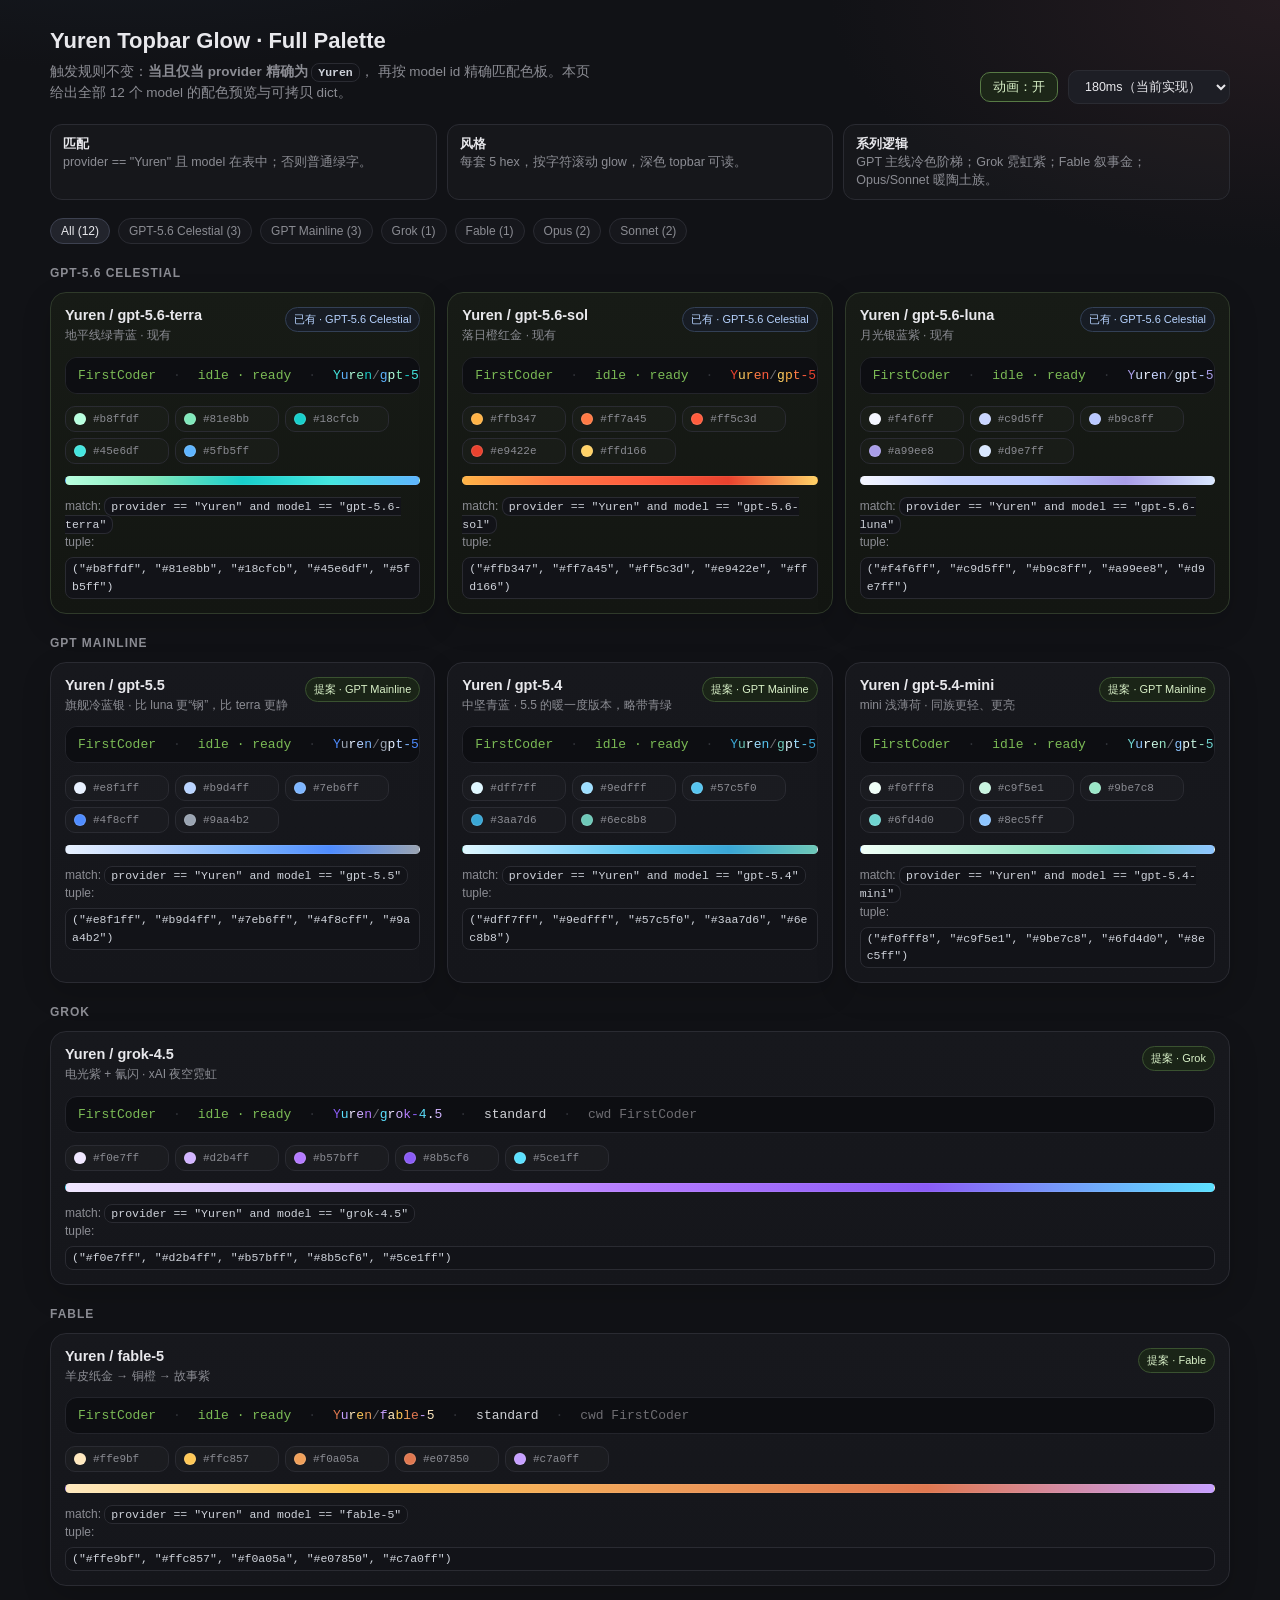
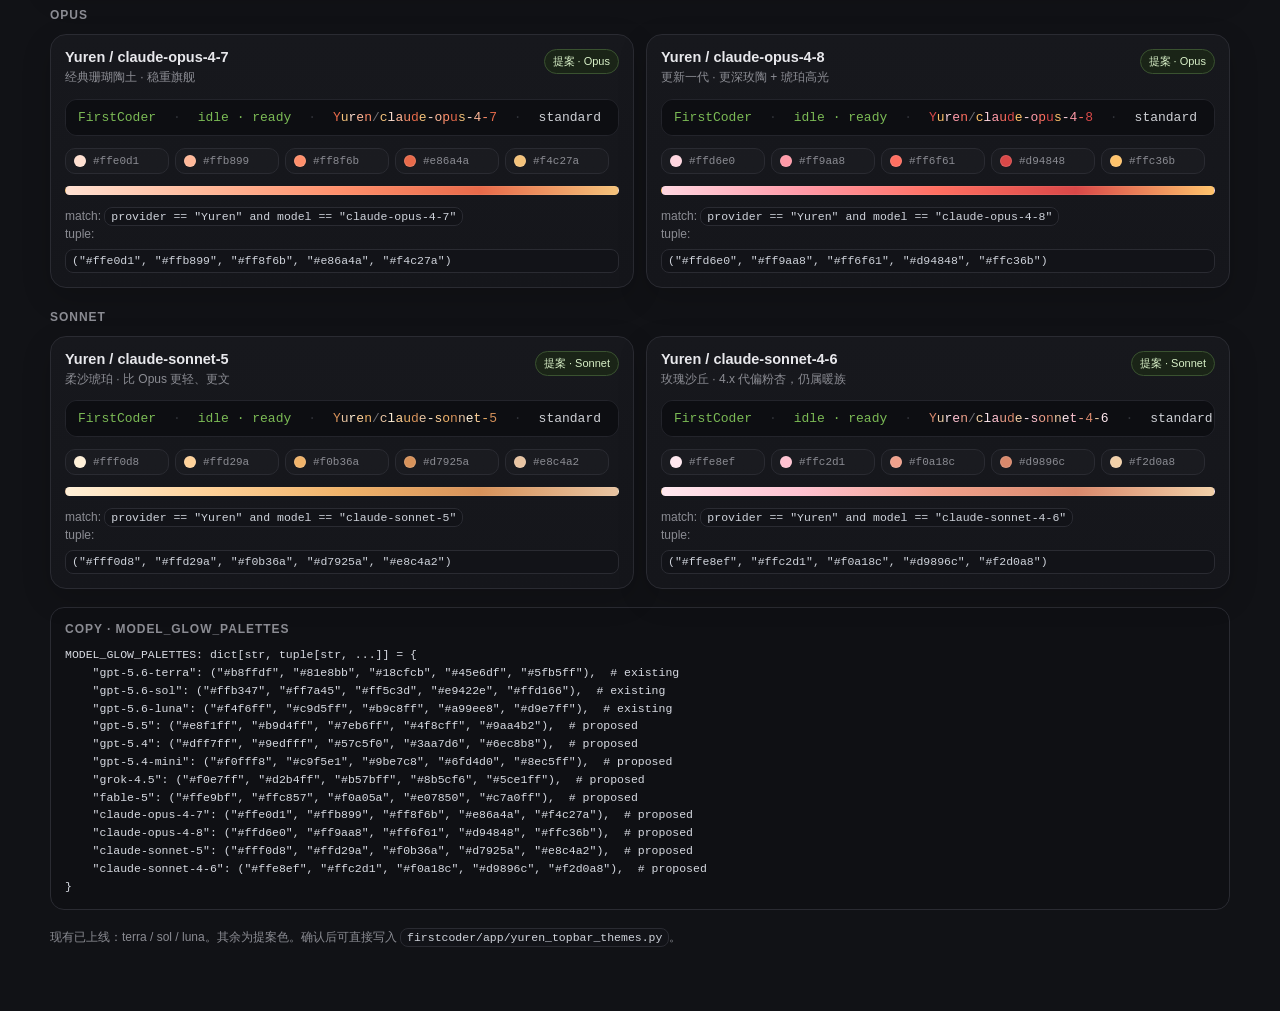
<file: docs/previews/model-topbar-themes-preview.html>
<!DOCTYPE html>
<html lang="zh-CN">
<head>
  <meta charset="UTF-8" />
  <meta name="viewport" content="width=device-width, initial-scale=1" />
  <title>Yuren Topbar Glow · Full Model Palette Preview</title>
  <style>
    :root {
      --bg: #111216;
      --panel: #17181d;
      --panel-2: #1d1e25;
      --border: #2a2b32;
      --text: #e8e8ec;
      --muted: #8b8c93;
      --dim: #6e6d72;
      --green: #7bba55;
      --sep: #303238;
      --mono: "SF Mono", "Menlo", "Consolas", "Liberation Mono", monospace;
      --sans: "SF Pro Text", "Segoe UI", "PingFang SC", "Helvetica Neue", sans-serif;
    }
    * { box-sizing: border-box; }
    body {
      margin: 0;
      min-height: 100vh;
      background:
        radial-gradient(1200px 600px at 10% -10%, #1b2430 0%, transparent 55%),
        radial-gradient(900px 500px at 100% 0%, #241b20 0%, transparent 50%),
        var(--bg);
      color: var(--text);
      font-family: var(--sans);
      padding: 28px 18px 64px;
    }
    .wrap { max-width: 1180px; margin: 0 auto; }
    header {
      display: flex;
      flex-wrap: wrap;
      gap: 16px 24px;
      justify-content: space-between;
      align-items: flex-end;
      margin-bottom: 20px;
    }
    h1 { margin: 0 0 8px; font-size: 22px; font-weight: 650; }
    .subtitle {
      margin: 0;
      color: var(--muted);
      font-size: 13.5px;
      line-height: 1.55;
      max-width: 72ch;
    }
    .controls { display: flex; gap: 10px; align-items: center; flex-wrap: wrap; }
    button, select {
      background: var(--panel-2);
      color: var(--text);
      border: 1px solid var(--border);
      border-radius: 10px;
      padding: 8px 12px;
      font: 12.5px/1 var(--sans);
      cursor: pointer;
    }
    button:hover, select:hover { border-color: #3c3e48; }
    button.active {
      border-color: color-mix(in srgb, var(--green) 55%, var(--border));
      color: #d8f0c7;
      background: #1c2618;
    }
    .rule {
      display: grid;
      grid-template-columns: repeat(auto-fit, minmax(210px, 1fr));
      gap: 10px;
      margin-bottom: 18px;
    }
    .rule-item {
      background: rgba(255,255,255,0.02);
      border: 1px solid var(--border);
      border-radius: 12px;
      padding: 10px 12px;
      color: var(--muted);
      font-size: 12.5px;
      line-height: 1.45;
    }
    .rule-item strong { color: var(--text); }
    code {
      font-family: var(--mono);
      font-size: 11.5px;
      color: #cfd3db;
      background: #121318;
      border: 1px solid var(--border);
      border-radius: 8px;
      padding: 2px 6px;
    }
    .filters {
      display: flex;
      flex-wrap: wrap;
      gap: 8px;
      margin-bottom: 14px;
    }
    .chip {
      border: 1px solid var(--border);
      background: #16171c;
      color: var(--muted);
      border-radius: 999px;
      padding: 6px 10px;
      font-size: 12px;
      cursor: pointer;
    }
    .chip.active {
      color: #e8e8ec;
      border-color: #3d4150;
      background: #22242c;
    }
    .section { margin-top: 22px; }
    .section h2 {
      margin: 0 0 12px;
      font-size: 12px;
      font-weight: 650;
      color: var(--muted);
      letter-spacing: 0.08em;
      text-transform: uppercase;
    }
    .cards {
      display: grid;
      grid-template-columns: repeat(auto-fit, minmax(340px, 1fr));
      gap: 12px;
    }
    .card {
      background: linear-gradient(180deg, var(--panel) 0%, #15161b 100%);
      border: 1px solid var(--border);
      border-radius: 16px;
      overflow: hidden;
      box-shadow: 0 10px 30px rgba(0,0,0,0.16);
    }
    .card.existing { border-color: #2f3a2a; background: linear-gradient(180deg, #171b16 0%, #131612 100%); }
    .card-head {
      display: flex;
      justify-content: space-between;
      gap: 10px;
      align-items: flex-start;
      padding: 14px 14px 0;
    }
    .name { font-size: 14.5px; font-weight: 650; }
    .desc { margin-top: 4px; font-size: 12px; color: var(--muted); line-height: 1.45; }
    .badge {
      font-size: 11px;
      color: var(--muted);
      border: 1px solid var(--border);
      border-radius: 999px;
      padding: 4px 8px;
      white-space: nowrap;
    }
    .badge.existing { color: #b7d3ff; border-color: #334056; background: #171c24; }
    .badge.proposed { color: #d8f0c7; border-color: #3a5230; background: #1a2417; }
    .topbar {
      margin: 12px 14px 0;
      padding: 10px 12px;
      border-radius: 12px;
      background: #0d0e12;
      border: 1px solid #23242b;
      font-family: var(--mono);
      font-size: 13px;
      overflow-x: auto;
      white-space: nowrap;
    }
    .topbar .brand { color: var(--green); }
    .topbar .sep { color: var(--sep); margin: 0 0.7em; }
    .topbar .status { color: var(--green); }
    .topbar .slash { color: var(--dim); }
    .topbar .mode { color: #cfd1d6; }
    .topbar .cwd { color: var(--dim); }
    .swatches {
      display: flex;
      flex-wrap: wrap;
      gap: 6px;
      padding: 12px 14px 0;
    }
    .swatch {
      display: flex;
      align-items: center;
      gap: 7px;
      min-width: 104px;
      background: rgba(255,255,255,0.02);
      border: 1px solid var(--border);
      border-radius: 10px;
      padding: 6px 8px;
      font-family: var(--mono);
      font-size: 11px;
      color: var(--muted);
    }
    .dot {
      width: 12px;
      height: 12px;
      border-radius: 999px;
      box-shadow: inset 0 0 0 1px rgba(255,255,255,0.12);
      flex: 0 0 auto;
    }
    .band {
      height: 9px;
      margin: 12px 14px 0;
      border-radius: 999px;
      border: 1px solid rgba(255,255,255,0.06);
    }
    .meta {
      padding: 12px 14px 14px;
      color: var(--muted);
      font-size: 12px;
      line-height: 1.5;
    }
    .tuple {
      display: block;
      margin-top: 6px;
      white-space: pre-wrap;
      word-break: break-all;
      line-height: 1.55;
    }
    .codeblock {
      margin-top: 18px;
      background: #0f1014;
      border: 1px solid var(--border);
      border-radius: 14px;
      padding: 14px;
    }
    .codeblock h2 {
      margin: 0 0 10px;
      font-size: 12px;
      color: var(--muted);
      letter-spacing: 0.08em;
      text-transform: uppercase;
    }
    .codeblock pre {
      margin: 0;
      overflow: auto;
      font-family: var(--mono);
      font-size: 11.5px;
      line-height: 1.55;
      color: #d7dae2;
      white-space: pre;
    }
    footer {
      margin-top: 18px;
      color: var(--muted);
      font-size: 12px;
      line-height: 1.55;
    }
  </style>
</head>
<body>
  <div class="wrap">
    <header>
      <div>
        <h1>Yuren Topbar Glow · Full Palette</h1>
        <p class="subtitle">
          触发规则不变：<strong>当且仅当 provider 精确为 <code>Yuren</code></strong>，
          再按 model id 精确匹配色板。本页给出全部 12 个 model 的配色预览与可拷贝 dict。
        </p>
      </div>
      <div class="controls">
        <button id="toggleAnim" class="active" type="button">动画：开</button>
        <select id="speed">
          <option value="180" selected>180ms（当前实现）</option>
          <option value="120">120ms</option>
          <option value="240">240ms</option>
        </select>
      </div>
    </header>

    <div class="rule">
      <div class="rule-item"><strong>匹配</strong><br/>provider == "Yuren" 且 model 在表中；否则普通绿字。</div>
      <div class="rule-item"><strong>风格</strong><br/>每套 5 hex，按字符滚动 glow，深色 topbar 可读。</div>
      <div class="rule-item"><strong>系列逻辑</strong><br/>GPT 主线冷色阶梯；Grok 霓虹紫；Fable 叙事金；Opus/Sonnet 暖陶土族。</div>
    </div>

    <div class="filters" id="filters"></div>
    <div id="sections"></div>

    <div class="codeblock">
      <h2>Copy · MODEL_GLOW_PALETTES</h2>
      <pre id="dictCode"></pre>
    </div>

    <footer>
      现有已上线：terra / sol / luna。其余为提案色。确认后可直接写入
      <code>firstcoder/app/yuren_topbar_themes.py</code>。
    </footer>
  </div>

  <script>
    /**
     * All themes are Yuren-provider-only.
     * existing = already in yuren_topbar_themes.py
     * proposed = new for this pass
     */
    const themes = [
      // —— GPT 5.6 celestial trio (existing) ——
      {
        family: "gpt-5.6",
        model: "gpt-5.6-terra",
        status: "existing",
        vibe: "地平线绿青蓝 · 现有",
        palette: ["#b8ffdf", "#81e8bb", "#18cfcb", "#45e6df", "#5fb5ff"],
      },
      {
        family: "gpt-5.6",
        model: "gpt-5.6-sol",
        status: "existing",
        vibe: "落日橙红金 · 现有",
        palette: ["#ffb347", "#ff7a45", "#ff5c3d", "#e9422e", "#ffd166"],
      },
      {
        family: "gpt-5.6",
        model: "gpt-5.6-luna",
        status: "existing",
        vibe: "月光银蓝紫 · 现有",
        palette: ["#f4f6ff", "#c9d5ff", "#b9c8ff", "#a99ee8", "#d9e7ff"],
      },

      // —— GPT mainline ladder ——
      {
        family: "gpt-mainline",
        model: "gpt-5.5",
        status: "proposed",
        vibe: "旗舰冷蓝银 · 比 luna 更“钢”，比 terra 更静",
        palette: ["#e8f1ff", "#b9d4ff", "#7eb6ff", "#4f8cff", "#9aa4b2"],
      },
      {
        family: "gpt-mainline",
        model: "gpt-5.4",
        status: "proposed",
        vibe: "中坚青蓝 · 5.5 的暖一度版本，略带青绿",
        palette: ["#dff7ff", "#9edfff", "#57c5f0", "#3aa7d6", "#6ec8b8"],
      },
      {
        family: "gpt-mainline",
        model: "gpt-5.4-mini",
        status: "proposed",
        vibe: "mini 浅薄荷 · 同族更轻、更亮",
        palette: ["#f0fff8", "#c9f5e1", "#9be7c8", "#6fd4d0", "#8ec5ff"],
      },

      // —— Grok ——
      {
        family: "grok",
        model: "grok-4.5",
        status: "proposed",
        vibe: "电光紫 + 氰闪 · xAI 夜空霓虹",
        palette: ["#f0e7ff", "#d2b4ff", "#b57bff", "#8b5cf6", "#5ce1ff"],
      },

      // —— Fable ——
      {
        family: "fable",
        model: "fable-5",
        status: "proposed",
        vibe: "羊皮纸金 → 铜橙 → 故事紫",
        palette: ["#ffe9bf", "#ffc857", "#f0a05a", "#e07850", "#c7a0ff"],
      },

      // —— Opus family ——
      {
        family: "opus",
        model: "claude-opus-4-7",
        status: "proposed",
        vibe: "经典珊瑚陶土 · 稳重旗舰",
        palette: ["#ffe0d1", "#ffb899", "#ff8f6b", "#e86a4a", "#f4c27a"],
      },
      {
        family: "opus",
        model: "claude-opus-4-8",
        status: "proposed",
        vibe: "更新一代 · 更深玫陶 + 琥珀高光",
        palette: ["#ffd6e0", "#ff9aa8", "#ff6f61", "#d94848", "#ffc36b"],
      },

      // —— Sonnet family ——
      {
        family: "sonnet",
        model: "claude-sonnet-5",
        status: "proposed",
        vibe: "柔沙琥珀 · 比 Opus 更轻、更文",
        palette: ["#fff0d8", "#ffd29a", "#f0b36a", "#d7925a", "#e8c4a2"],
      },
      {
        family: "sonnet",
        model: "claude-sonnet-4-6",
        status: "proposed",
        vibe: "玫瑰沙丘 · 4.x 代偏粉杏，仍属暖族",
        palette: ["#ffe8ef", "#ffc2d1", "#f0a18c", "#d9896c", "#f2d0a8"],
      },
    ];

    const familyMeta = {
      "gpt-5.6": "GPT-5.6 Celestial",
      "gpt-mainline": "GPT Mainline",
      "grok": "Grok",
      "fable": "Fable",
      "opus": "Opus",
      "sonnet": "Sonnet",
      all: "All",
    };

    const PROVIDER = "Yuren";
    const state = {
      animating: true,
      intervalMs: 180,
      frames: new Map(),
      timer: null,
      filter: "all",
    };

    function esc(text) {
      return String(text)
        .replaceAll("&", "&amp;")
        .replaceAll("<", "&lt;")
        .replaceAll(">", "&gt;")
        .replaceAll('"', "&quot;");
    }

    function bandGradient(palette) {
      const stops = palette.map((c, i) => `${c} ${(i / (palette.length - 1)) * 100}%`).join(", ");
      return `linear-gradient(90deg, ${stops})`;
    }

    function glowText(text, palette, frame) {
      return [...text].map((ch, index) => {
        const color = palette[(index + frame) % palette.length];
        return `<span style="color:${color}">${esc(ch)}</span>`;
      }).join("");
    }

    function cardHtml(item) {
      const badge = item.status === "existing" ? "existing" : "proposed";
      const badgeText = item.status === "existing" ? "已有" : "提案";
      const tuple = `("${item.palette.join('", "')}")`;
      return `
        <article class="card ${item.status}" data-id="${esc(item.model)}" data-family="${esc(item.family)}">
          <div class="card-head">
            <div>
              <div class="name">Yuren / ${esc(item.model)}</div>
              <div class="desc">${esc(item.vibe)}</div>
            </div>
            <span class="badge ${badge}">${badgeText} · ${esc(familyMeta[item.family] || item.family)}</span>
          </div>
          <div class="topbar" data-role="topbar"></div>
          <div class="swatches">
            ${item.palette.map((c) => `<div class="swatch"><span class="dot" style="background:${c}"></span>${c}</div>`).join("")}
          </div>
          <div class="band" style="background:${bandGradient(item.palette)}"></div>
          <div class="meta">
            <div>match: <code>provider == "Yuren" and model == "${esc(item.model)}"</code></div>
            <div>tuple:<code class="tuple">${esc(tuple)}</code></div>
          </div>
        </article>
      `;
    }

    function filteredThemes() {
      if (state.filter === "all") return themes;
      return themes.filter((t) => t.family === state.filter);
    }

    function renderFilters() {
      const families = ["all", ...Object.keys(familyMeta).filter((k) => k !== "all")];
      const root = document.getElementById("filters");
      root.innerHTML = families.map((f) => {
        const count = f === "all" ? themes.length : themes.filter((t) => t.family === f).length;
        if (f !== "all" && count === 0) return "";
        return `<button class="chip ${state.filter === f ? "active" : ""}" data-filter="${f}" type="button">${familyMeta[f]} (${count})</button>`;
      }).join("");
      root.querySelectorAll("[data-filter]").forEach((btn) => {
        btn.addEventListener("click", () => {
          state.filter = btn.getAttribute("data-filter");
          renderAll();
        });
      });
    }

    function renderSections() {
      const list = filteredThemes();
      const byFamily = new Map();
      for (const item of list) {
        if (!byFamily.has(item.family)) byFamily.set(item.family, []);
        byFamily.get(item.family).push(item);
      }
      const root = document.getElementById("sections");
      root.innerHTML = [...byFamily.entries()].map(([family, items]) => `
        <section class="section">
          <h2>${esc(familyMeta[family] || family)}</h2>
          <div class="cards">
            ${items.map(cardHtml).join("")}
          </div>
        </section>
      `).join("");

      for (const item of list) {
        if (!state.frames.has(item.model)) state.frames.set(item.model, 0);
        paint(item);
      }
    }

    function paint(item) {
      const card = document.querySelector(`[data-id="${CSS.escape(item.model)}"]`);
      if (!card) return;
      const topbar = card.querySelector('[data-role="topbar"]');
      const frame = state.frames.get(item.model) || 0;
      const providerHtml = glowText(PROVIDER, item.palette, frame);
      const modelHtml = glowText(item.model, item.palette, frame + PROVIDER.length + 1);
      topbar.innerHTML = `
        <span class="brand">FirstCoder</span>
        <span class="sep">·</span>
        <span class="status">idle · ready</span>
        <span class="sep">·</span>
        ${providerHtml}<span class="slash">/</span>${modelHtml}
        <span class="sep">·</span>
        <span class="mode">standard</span>
        <span class="sep">·</span>
        <span class="cwd">cwd FirstCoder</span>
      `;
    }

    function renderDict() {
      const lines = ["MODEL_GLOW_PALETTES: dict[str, tuple[str, ...]] = {"];
      for (const item of themes) {
        const tuple = ", ".join ? null : null;
        const body = item.palette.map((c) => `"${c}"`).join(", ");
        const note = item.status === "existing" ? "  # existing" : "  # proposed";
        lines.push(`    "${item.model}": (${body}),${note}`);
      }
      lines.push("}");
      // fix fake join
      document.getElementById("dictCode").textContent = lines.join("\n").replace("const lines error", "");
    }

    function renderAll() {
      renderFilters();
      renderSections();
      renderDict();
    }

    function tick() {
      if (!state.animating) return;
      for (const item of filteredThemes()) {
        const next = ((state.frames.get(item.model) || 0) + 1) % item.palette.length;
        state.frames.set(item.model, next);
        paint(item);
      }
    }

    function restartTimer() {
      if (state.timer) clearInterval(state.timer);
      state.timer = setInterval(tick, state.intervalMs);
    }

    renderAll();
    restartTimer();

    document.getElementById("toggleAnim").addEventListener("click", (e) => {
      state.animating = !state.animating;
      e.currentTarget.textContent = state.animating ? "动画：开" : "动画：关";
      e.currentTarget.classList.toggle("active", state.animating);
      if (state.animating) restartTimer();
      else if (state.timer) clearInterval(state.timer);
    });

    document.getElementById("speed").addEventListener("change", (e) => {
      state.intervalMs = Number(e.target.value) || 180;
      if (state.animating) restartTimer();
    });
  </script>
</body>
</html>
</file>
